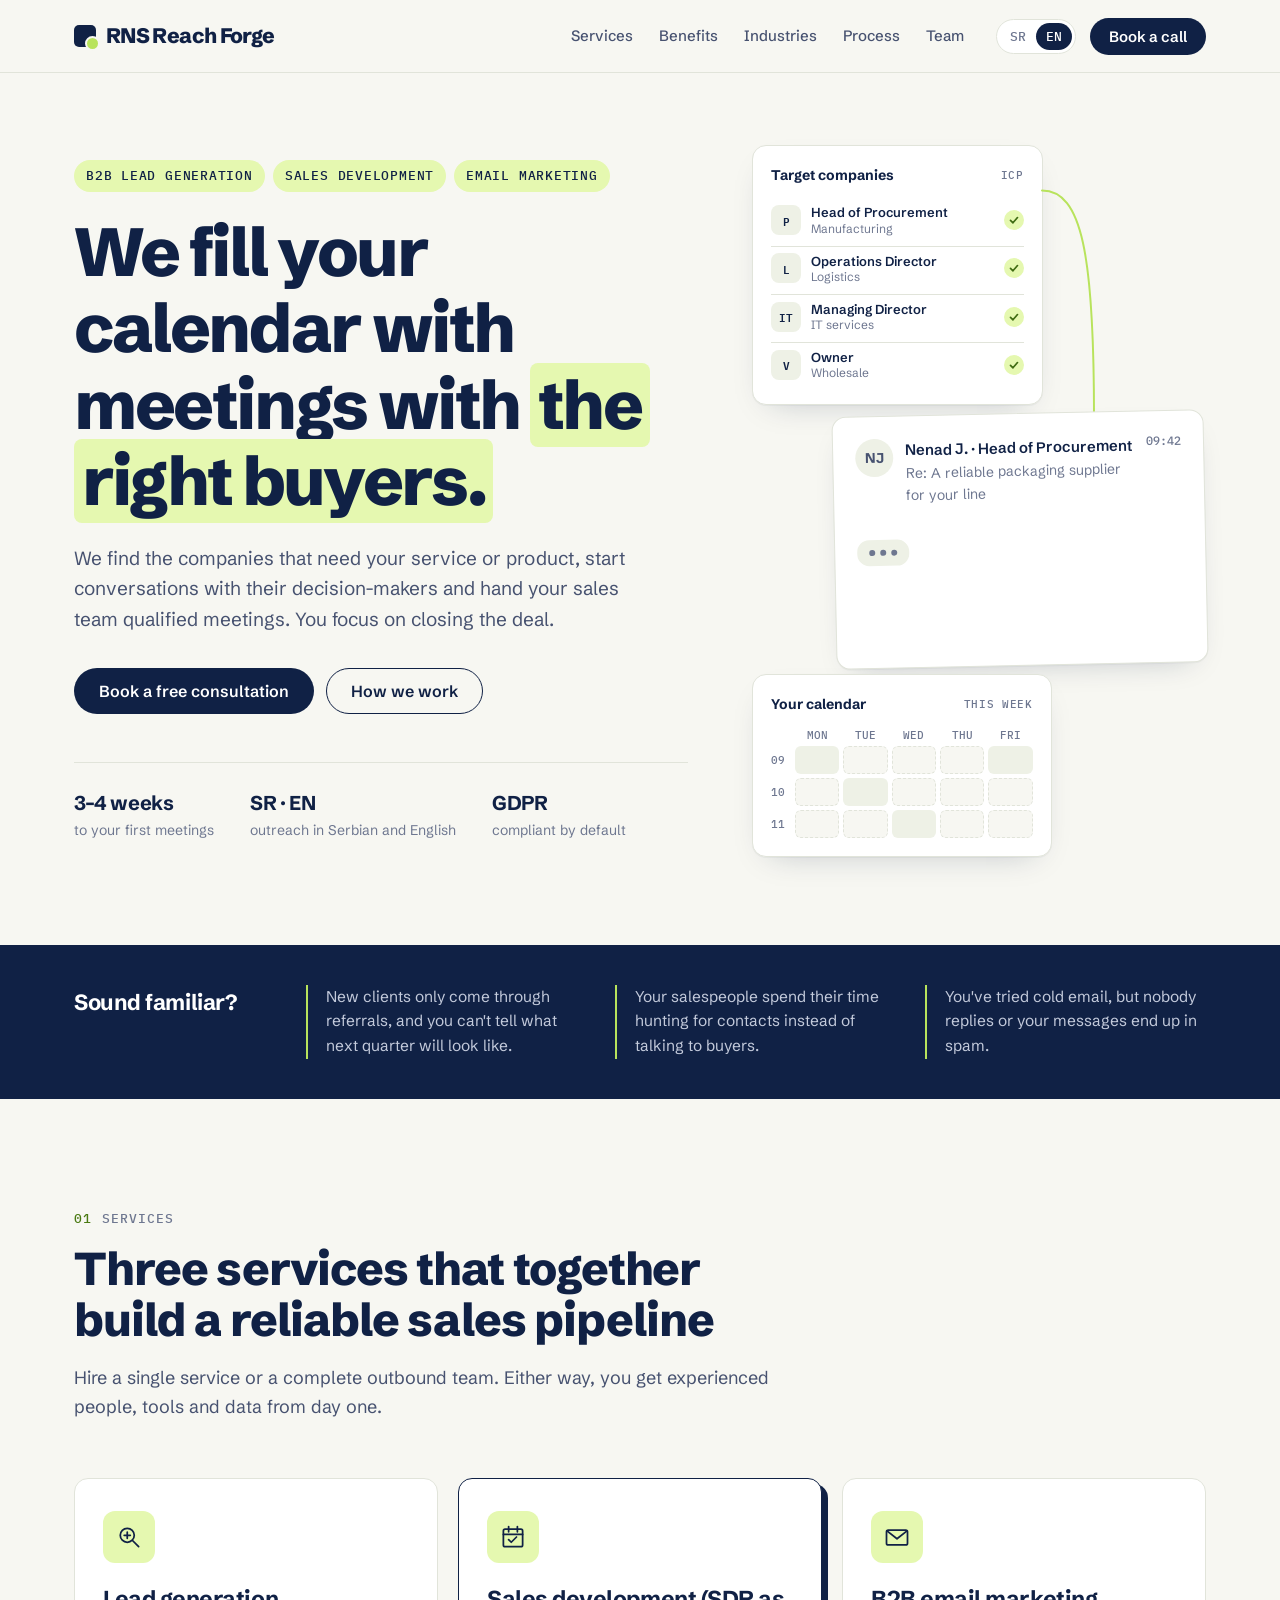
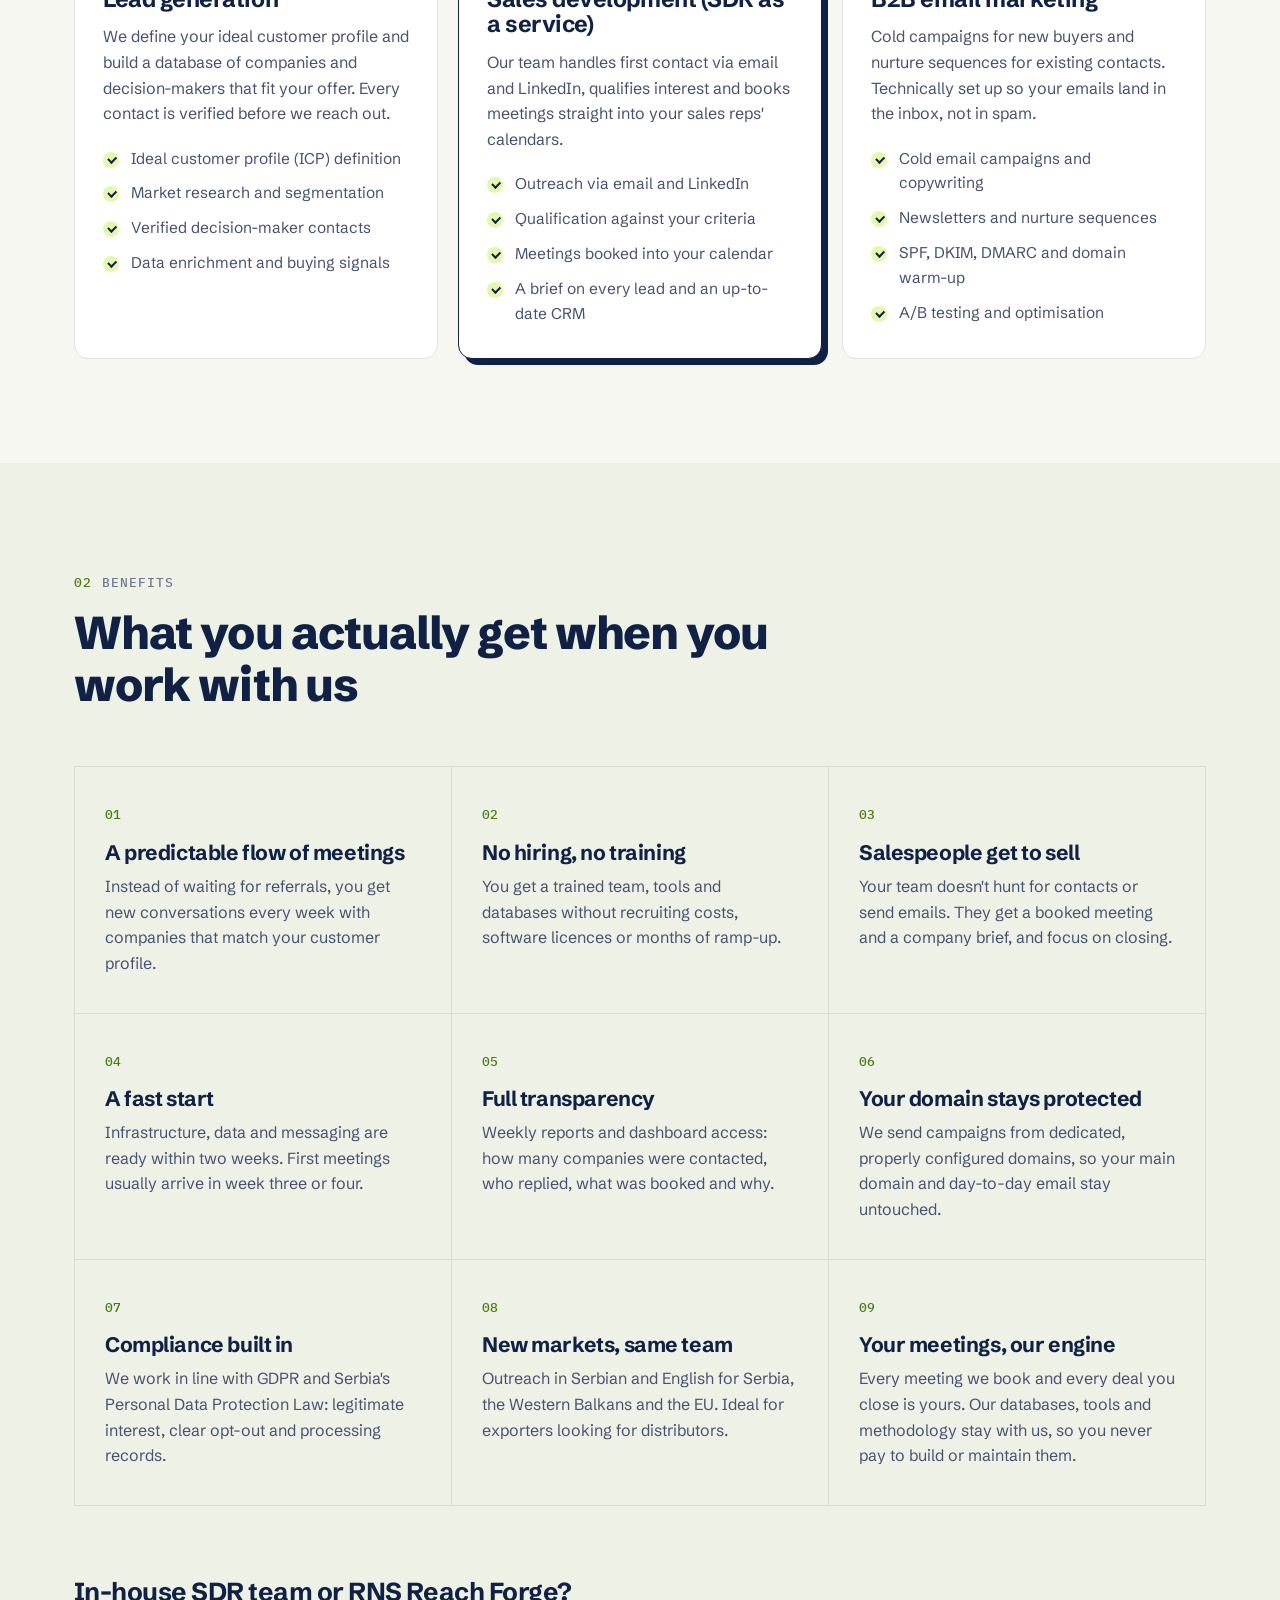
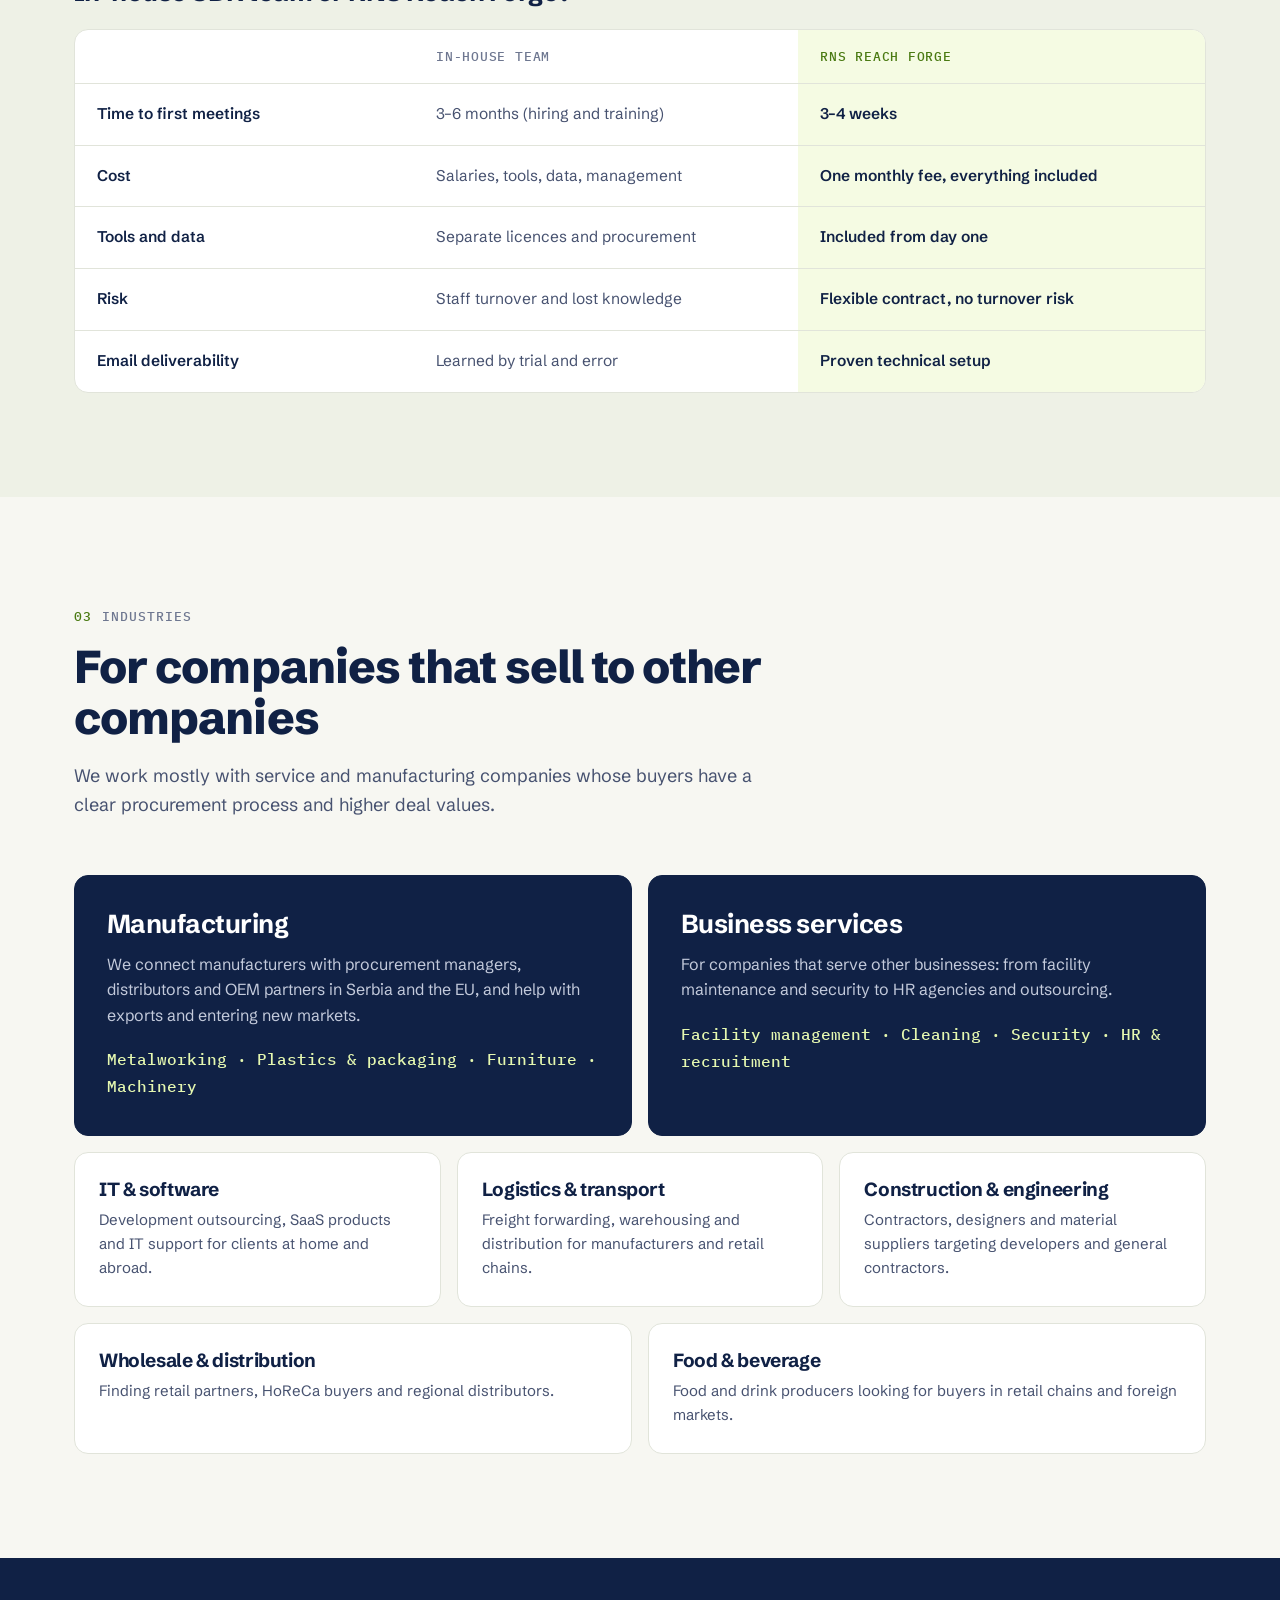
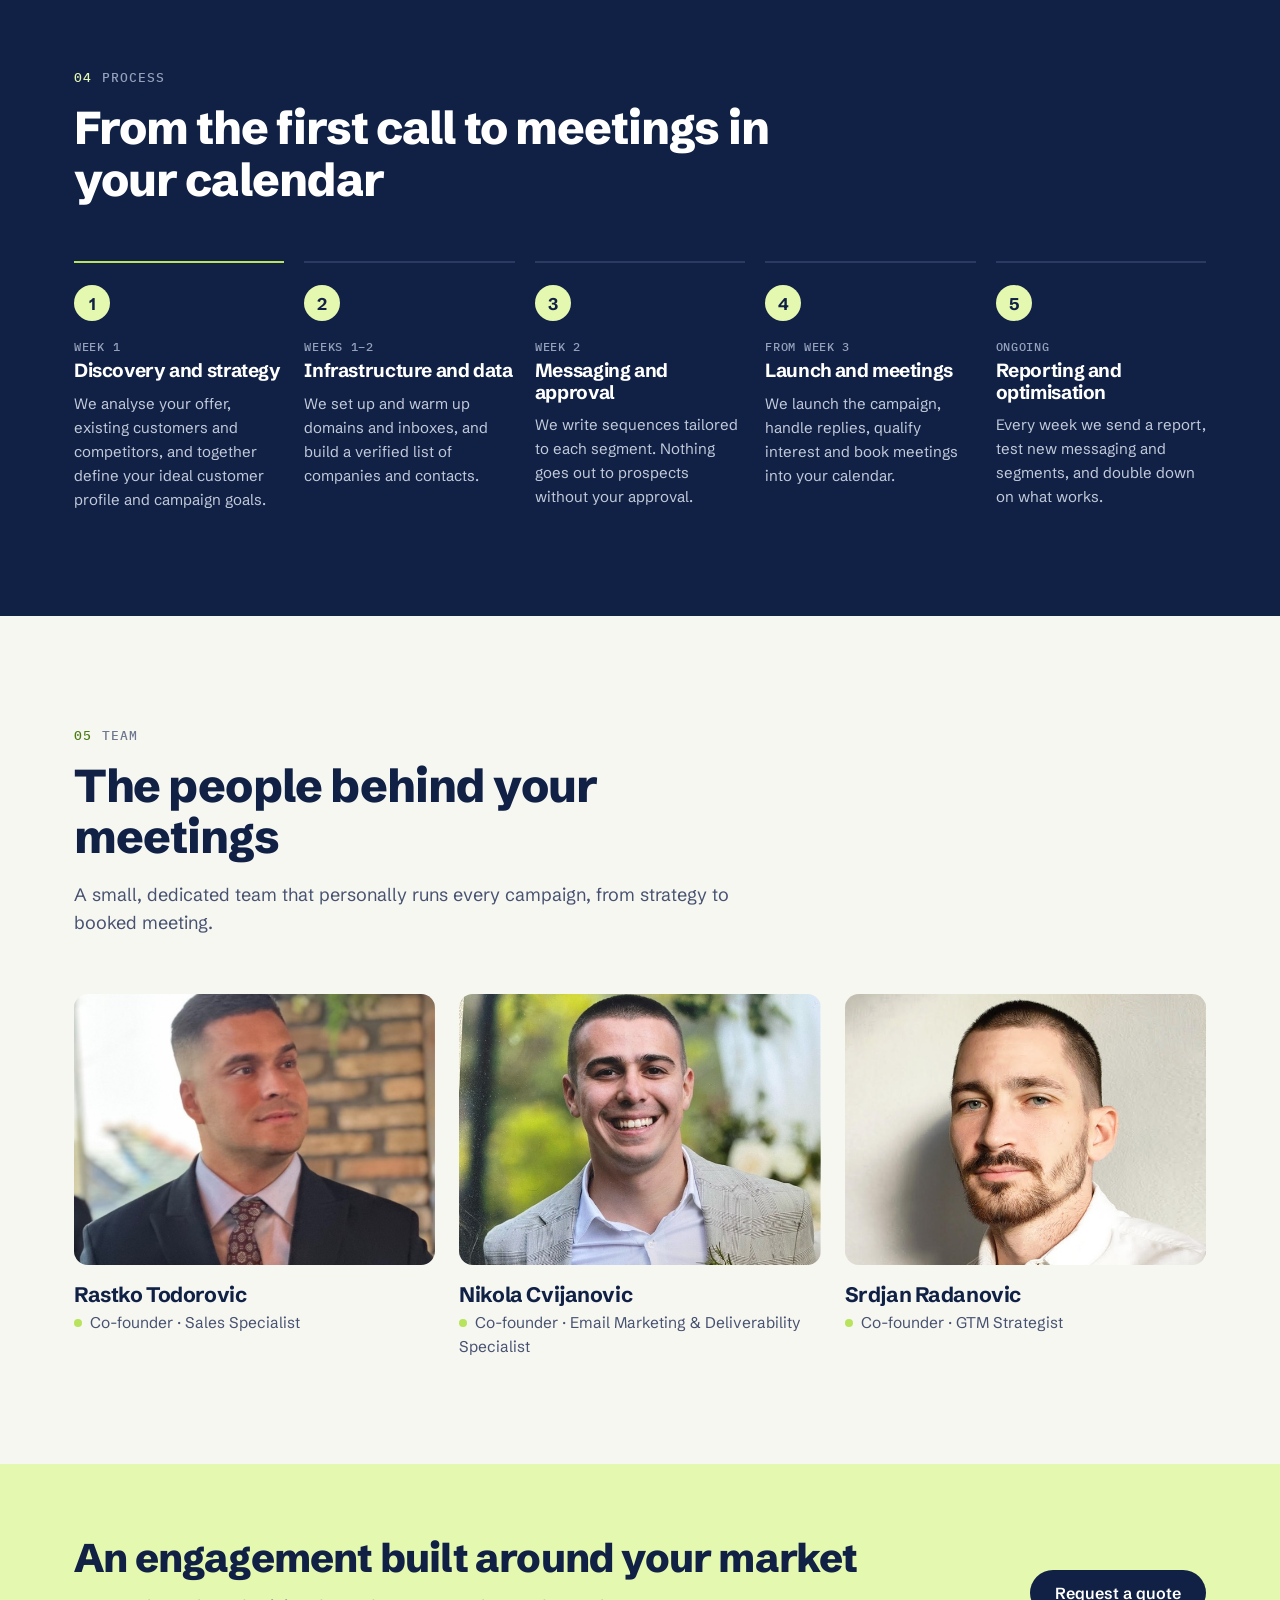
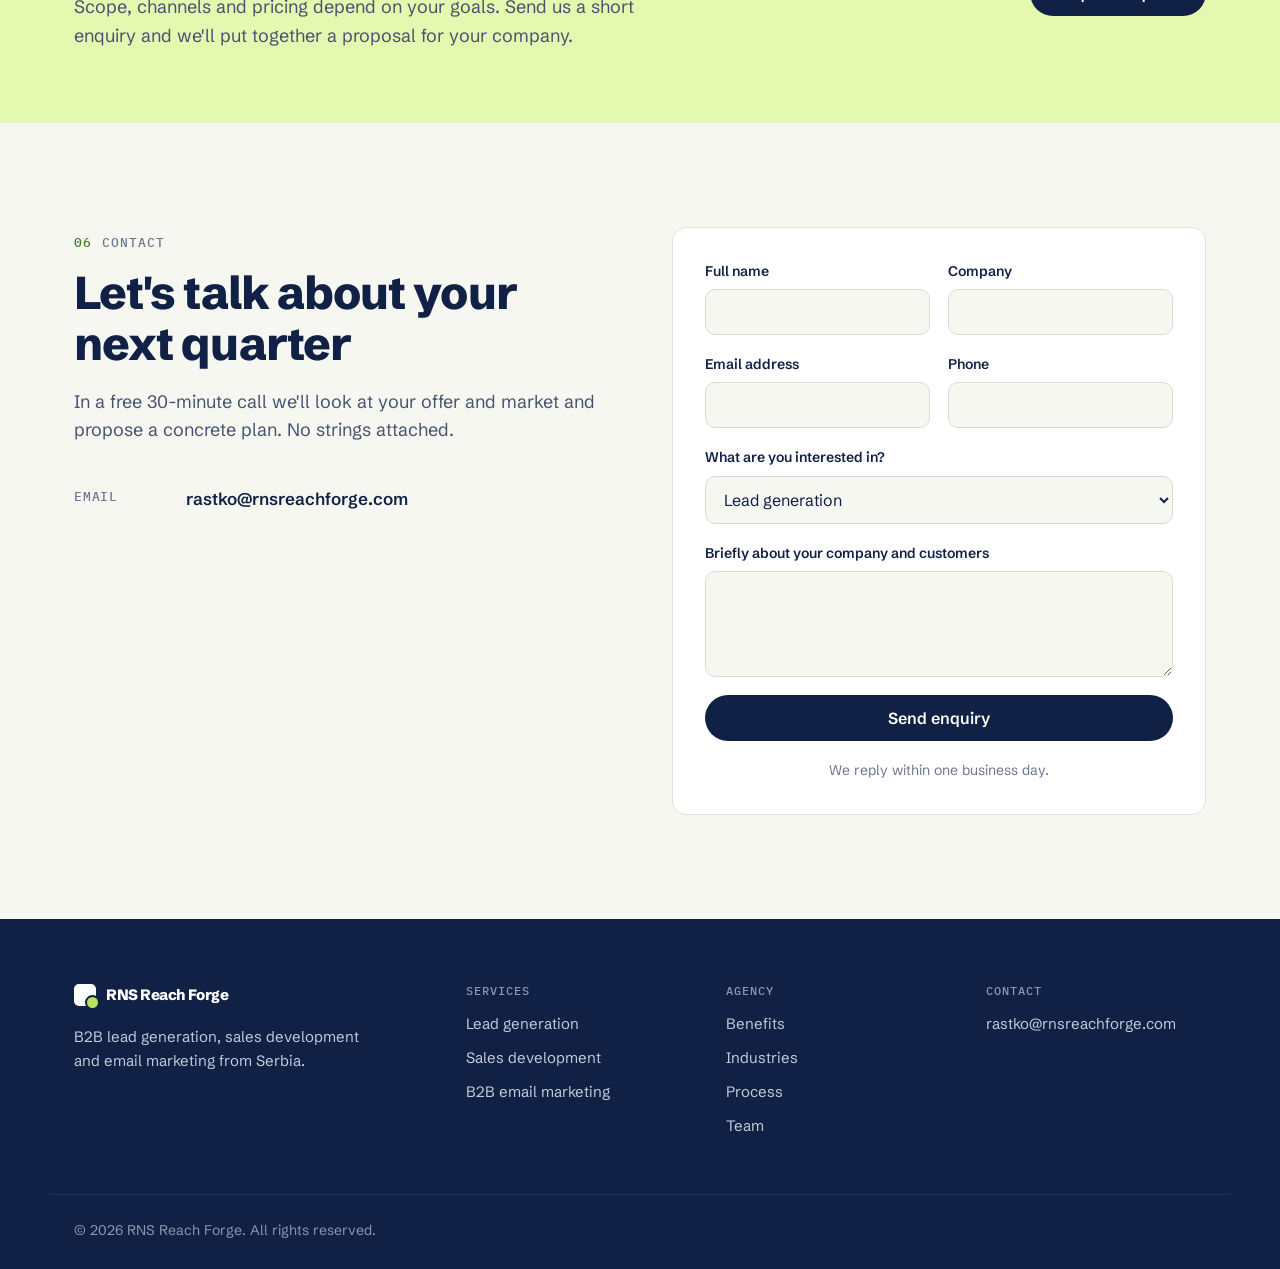
<file: index.html>
<!doctype html>
<html lang="en">
<head>
  <meta charset="utf-8">
  <meta name="viewport" content="width=device-width, initial-scale=1">
  <title>RNS Reach Forge — B2B lead generation &amp; email marketing</title>
  <meta name="description" content="RNS Reach Forge is a B2B agency for lead generation, sales development and email marketing. We book qualified meetings with decision-makers for service and manufacturing companies.">
  <link rel="icon" href="favicon.svg" type="image/svg+xml">
  <link rel="canonical" href="https://rnsreachforge.com/">
  <meta property="og:type" content="website">
  <meta property="og:locale" content="en_US">
  <meta property="og:locale:alternate" content="sr_RS">
  <meta property="og:site_name" content="RNS Reach Forge">
  <meta property="og:url" content="https://rnsreachforge.com/">
  <meta property="og:title" content="RNS Reach Forge — B2B lead generation &amp; email marketing">
  <meta property="og:description" content="We fill your calendar with meetings with the right buyers. B2B lead generation, sales development and email marketing for service and manufacturing companies.">
  <meta property="og:image" content="https://rnsreachforge.com/img/og-image.png">
  <meta property="og:image:secure_url" content="https://rnsreachforge.com/img/og-image.png">
  <meta property="og:image:type" content="image/png">
  <meta property="og:image:width" content="1200">
  <meta property="og:image:height" content="630">
  <meta property="og:image:alt" content="RNS Reach Forge — We fill your calendar with meetings with the right buyers.">
  <meta name="twitter:card" content="summary_large_image">
  <meta name="twitter:title" content="RNS Reach Forge — B2B lead generation &amp; email marketing">
  <meta name="twitter:description" content="We fill your calendar with meetings with the right buyers. B2B lead generation, sales development and email marketing.">
  <meta name="twitter:image" content="https://rnsreachforge.com/img/og-image.png">
  <link rel="preconnect" href="https://fonts.googleapis.com">
  <link rel="preconnect" href="https://fonts.gstatic.com" crossorigin>
  <link href="https://fonts.googleapis.com/css2?family=IBM+Plex+Mono:wght@500&family=Schibsted+Grotesk:wght@400;500;600;700;800&display=swap" rel="stylesheet">
  <link rel="stylesheet" href="styles.css?v=202610161643">
  <script type="text/javascript">
    (function(c,l,a,r,i,t,y){
        c[a]=c[a]||function(){(c[a].q=c[a].q||[]).push(arguments)};
        t=l.createElement(r);t.async=1;t.src="https://www.clarity.ms/tag/"+i;
        y=l.getElementsByTagName(r)[0];y.parentNode.insertBefore(t,y);
    })(window, document, "clarity", "script", "yyo0iynsh7");
  </script>
</head>
<body>

<header class="site-header">
  <div class="wrap header-inner">
    <a href="#top" class="logo" aria-label="RNS Reach Forge">
      <span class="logo-mark" aria-hidden="true"></span>RNS Reach Forge
    </a>
    <nav class="nav" id="nav">
      <a href="#usluge" data-i18n="nav.services">Usluge</a>
      <a href="#prednosti" data-i18n="nav.benefits">Prednosti</a>
      <a href="#industrije" data-i18n="nav.industries">Industrije</a>
      <a href="#proces" data-i18n="nav.process">Proces</a>
      <a href="#tim" data-i18n="nav.team">Tim</a>
    </nav>
    <div class="header-actions">
      <div class="lang" role="group" aria-label="Jezik / Language">
        <button type="button" data-lang="sr" aria-pressed="true">SR</button>
        <button type="button" data-lang="en" aria-pressed="false">EN</button>
      </div>
      <a href="#kontakt" class="btn btn-primary btn-sm hide-sm" data-i18n="nav.cta">Zakažite razgovor</a>
      <button type="button" class="menu-toggle" aria-expanded="false" aria-controls="nav" aria-label="Meni">
        <span></span><span></span>
      </button>
    </div>
  </div>
</header>

<main id="top">

  <!-- HERO -->
  <section class="hero">
    <div class="wrap hero-grid">
      <div class="hero-copy">
        <p class="eyebrow"><span data-i18n="hero.e1">B2B generisanje leadova</span><span data-i18n="hero.e2">Razvoj prodaje</span><span data-i18n="hero.e3">Email marketing</span></p>
        <h1 data-i18n-html="hero.title">Popunjavamo vaš kalendar sastancima sa <em>pravim kupcima.</em></h1>
        <p class="lead" data-i18n="hero.lead">Pronalazimo firme kojima je vaša usluga ili proizvod potreban, započinjemo razgovor sa donosiocima odluka i vašem prodajnom timu predajemo kvalifikovane sastanke. Vi se bavite zatvaranjem posla.</p>
        <div class="hero-ctas">
          <a href="#kontakt" class="btn btn-primary" data-i18n="hero.cta1">Zakažite besplatne konsultacije</a>
          <a href="#proces" class="btn btn-ghost" data-i18n="hero.cta2">Kako radimo</a>
        </div>
        <ul class="hero-facts">
          <li><strong data-i18n="hero.f1a">3–4 nedelje</strong><span data-i18n="hero.f1b">do prvih sastanaka</span></li>
          <li><strong data-i18n="hero.f2a">SR · EN</strong><span data-i18n="hero.f2b">outreach na srpskom i engleskom</span></li>
          <li><strong data-i18n="hero.f3a">GDPR</strong><span data-i18n="hero.f3b">i ZZPL usklađen rad</span></li>
        </ul>
      </div>

      <div class="hero-visual" id="viz" aria-hidden="true">
        <div class="viz-card viz-list">
          <p class="viz-title"><span data-i18n="viz.list">Ciljane firme</span><span class="viz-sub">ICP</span></p>
          <ul>
            <li><span class="viz-ico">P</span><span class="viz-who"><b data-i18n="viz.l1">Direktor nabavke</b><small data-i18n="viz.l1b">Proizvodnja</small></span><span class="viz-ok" data-at="400"><svg viewBox="0 0 20 20"><path d="M5 10.5l3.5 3.5 6.5-7.5"/></svg></span></li>
            <li><span class="viz-ico">L</span><span class="viz-who"><b data-i18n="viz.l2">Operativni direktor</b><small data-i18n="viz.l2b">Logistika</small></span><span class="viz-ok" data-at="900"><svg viewBox="0 0 20 20"><path d="M5 10.5l3.5 3.5 6.5-7.5"/></svg></span></li>
            <li><span class="viz-ico">IT</span><span class="viz-who"><b data-i18n="viz.l3">Direktor</b><small data-i18n="viz.l3b">IT usluge</small></span><span class="viz-ok" data-at="1400"><svg viewBox="0 0 20 20"><path d="M5 10.5l3.5 3.5 6.5-7.5"/></svg></span></li>
            <li><span class="viz-ico">V</span><span class="viz-who"><b data-i18n="viz.l4">Vlasnik</b><small data-i18n="viz.l4b">Veleprodaja</small></span><span class="viz-ok" data-at="1900"><svg viewBox="0 0 20 20"><path d="M5 10.5l3.5 3.5 6.5-7.5"/></svg></span></li>
          </ul>
          <svg class="viz-link viz-link-1" data-at="2300" viewBox="0 0 60 100" preserveAspectRatio="none"><path d="M0 2 C 40 2, 52 30, 52 100"/></svg>
        </div>

        <div class="mail-card">
          <div class="mail-top">
            <span class="avatar">NJ</span>
            <div>
              <p class="mail-from" data-i18n="mock.from">Nenad J. · Direktor nabavke</p>
              <p class="mail-subj" data-i18n="mock.subj">Re: Pouzdan dobavljač ambalaže za vašu liniju</p>
            </div>
            <span class="mail-time">09:42</span>
          </div>
          <div class="mail-msg">
            <p class="mail-body" data-at="3100" data-i18n="mock.body">Zdravo, zvuči kao nešto što trenutno tražimo. Možemo li da se čujemo u četvrtak u 10h?</p>
            <span class="typing"><i></i><i></i><i></i></span>
          </div>
          <div class="mail-tag" data-at="4000">
            <svg viewBox="0 0 20 20" width="16" height="16"><path d="M4 10.5l4 4 8-9" fill="none" stroke="currentColor" stroke-width="2.2" stroke-linecap="round" stroke-linejoin="round"/></svg>
            <span data-i18n="mock.tag">Sastanak zakazan · čet 10:00</span>
          </div>
          <svg class="viz-link viz-link-2" data-at="4600" viewBox="0 0 60 100" preserveAspectRatio="none"><path d="M60 2 C 20 2, 8 30, 8 100"/></svg>
        </div>

        <div class="viz-card viz-cal">
          <p class="viz-title"><span data-i18n="viz.cal">Vaš kalendar</span><span class="viz-sub" data-i18n="viz.week">ova nedelja</span></p>
          <div class="cal">
            <span></span><span class="cal-d" data-i18n="viz.d1">Pon</span><span class="cal-d" data-i18n="viz.d2">Uto</span><span class="cal-d" data-i18n="viz.d3">Sre</span><span class="cal-d" data-i18n="viz.d4">Čet</span><span class="cal-d" data-i18n="viz.d5">Pet</span>
            <span class="cal-t">09</span><span class="cal-c busy"></span><span class="cal-c"></span><span class="cal-c"></span><span class="cal-c"></span><span class="cal-c busy"></span>
            <span class="cal-t">10</span><span class="cal-c"></span><span class="cal-c busy"></span><span class="cal-c"></span><span class="cal-c"><b class="cal-meet" data-at="5300">10:00</b></span><span class="cal-c"></span>
            <span class="cal-t">11</span><span class="cal-c"></span><span class="cal-c"></span><span class="cal-c busy"></span><span class="cal-c"></span><span class="cal-c"></span>
          </div>
        </div>
      </div>
    </div>
  </section>

  <!-- PROBLEM STRIP -->
  <section class="strip">
    <div class="wrap strip-grid">
      <p class="strip-lead" data-i18n="strip.lead">Zvuči poznato?</p>
      <ul class="strip-list">
        <li data-i18n="strip.p1">Novi klijenti dolaze samo preko preporuka i ne znate šta će biti sledećeg kvartala.</li>
        <li data-i18n="strip.p2">Prodavci troše vreme na traženje kontakata umesto na razgovore i ponude.</li>
        <li data-i18n="strip.p3">Probali ste hladne mejlove, ali odgovora nema ili završavaju u spamu.</li>
      </ul>
    </div>
  </section>

  <!-- SERVICES -->
  <section class="section" id="usluge">
    <div class="wrap">
      <div class="section-head">
        <p class="label"><span>01</span> <span data-i18n="services.label">Usluge</span></p>
        <h2 data-i18n="services.title">Tri usluge koje zajedno grade stabilan prodajni pipeline</h2>
        <p class="section-sub" data-i18n="services.sub">Možete angažovati jednu uslugu ili kompletan outbound tim. U oba slučaja dobijate iskusne ljude, alate i podatke od prvog dana.</p>
      </div>

      <div class="services">
        <article class="service">
          <div class="service-icon">
            <svg viewBox="0 0 32 32"><circle cx="14" cy="14" r="8"/><path d="M20 20l7 7"/><path d="M10.5 14h7M14 10.5v7"/></svg>
          </div>
          <h3 data-i18n="s1.title">Generisanje leadova</h3>
          <p data-i18n="s1.text">Definišemo vaš idealni profil kupca i gradimo bazu firmi i donosilaca odluka koji odgovaraju vašoj ponudi. Svaki kontakt je proveren pre slanja.</p>
          <ul class="checks">
            <li data-i18n="s1.l1">Definisanje idealnog profila kupca (ICP)</li>
            <li data-i18n="s1.l2">Istraživanje tržišta i segmentacija</li>
            <li data-i18n="s1.l3">Verifikovani kontakti donosilaca odluka</li>
            <li data-i18n="s1.l4">Obogaćivanje podataka i signali kupovine</li>
          </ul>
        </article>

        <article class="service featured">
          <div class="service-icon">
            <svg viewBox="0 0 32 32"><rect x="5" y="7" width="22" height="20" rx="2"/><path d="M5 13h22M11 4v6M21 4v6"/><path d="M11 19l3 3 6-6"/></svg>
          </div>
          <h3 data-i18n="s2.title">Razvoj prodaje (SDR kao usluga)</h3>
          <p data-i18n="s2.text">Naš tim vodi prvi kontakt putem emaila i LinkedIna, kvalifikuje interes i zakazuje sastanke direktno u kalendar vaših prodavaca.</p>
          <ul class="checks">
            <li data-i18n="s2.l1">Outreach putem emaila i LinkedIna</li>
            <li data-i18n="s2.l2">Kvalifikacija po vašim kriterijumima</li>
            <li data-i18n="s2.l3">Zakazivanje sastanaka u vaš kalendar</li>
            <li data-i18n="s2.l4">Brif o svakom leadu i ažuriran CRM</li>
          </ul>
        </article>

        <article class="service">
          <div class="service-icon">
            <svg viewBox="0 0 32 32"><rect x="4" y="8" width="24" height="17" rx="2"/><path d="M4.5 9l11.5 9 11.5-9"/></svg>
          </div>
          <h3 data-i18n="s3.title">B2B email marketing</h3>
          <p data-i18n="s3.text">Hladne kampanje za nove kupce i nurture sekvence za postojeće kontakte. Tehnički podešeno da mejlovi stignu u inbox, a ne u spam.</p>
          <ul class="checks">
            <li data-i18n="s3.l1">Cold email kampanje i copywriting</li>
            <li data-i18n="s3.l2">Newsletter i nurture sekvence</li>
            <li data-i18n="s3.l3">SPF, DKIM, DMARC i zagrevanje domena</li>
            <li data-i18n="s3.l4">A/B testiranje i optimizacija</li>
          </ul>
        </article>
      </div>
    </div>
  </section>

  <!-- BENEFITS -->
  <section class="section tint" id="prednosti">
    <div class="wrap">
      <div class="section-head">
        <p class="label"><span>02</span> <span data-i18n="benefits.label">Prednosti</span></p>
        <h2 data-i18n="benefits.title">Šta konkretno dobijate kada radite sa nama</h2>
      </div>

      <div class="benefits">
        <div class="benefit">
          <span class="num">01</span>
          <h3 data-i18n="b1.t">Predvidiv priliv sastanaka</h3>
          <p data-i18n="b1.p">Umesto da čekate preporuke, svake nedelje dobijate nove razgovore sa firmama koje odgovaraju vašem profilu kupca.</p>
        </div>
        <div class="benefit">
          <span class="num">02</span>
          <h3 data-i18n="b2.t">Bez zapošljavanja i obuke</h3>
          <p data-i18n="b2.p">Dobijate obučen tim, alate i baze podataka bez troškova zapošljavanja, licenci i meseci uhodavanja.</p>
        </div>
        <div class="benefit">
          <span class="num">03</span>
          <h3 data-i18n="b3.t">Prodavci se bave prodajom</h3>
          <p data-i18n="b3.p">Vaš tim ne traži kontakte i ne šalje mejlove. Dobija zakazan sastanak i brif o firmi, i fokusira se na zatvaranje posla.</p>
        </div>
        <div class="benefit">
          <span class="num">04</span>
          <h3 data-i18n="b4.t">Brz početak</h3>
          <p data-i18n="b4.p">Infrastruktura, baza i poruke su spremni za dve nedelje. Prvi sastanci obično stižu u trećoj ili četvrtoj nedelji.</p>
        </div>
        <div class="benefit">
          <span class="num">05</span>
          <h3 data-i18n="b5.t">Potpuna transparentnost</h3>
          <p data-i18n="b5.p">Nedeljni izveštaji i pristup dashboardu: koliko je firmi kontaktirano, ko je odgovorio, šta je zakazano i zašto.</p>
        </div>
        <div class="benefit">
          <span class="num">06</span>
          <h3 data-i18n="b6.t">Zaštićena reputacija domena</h3>
          <p data-i18n="b6.p">Kampanje šaljemo sa posebno podešenih domena, tako da vaš glavni domen i poslovna komunikacija ostaju netaknuti.</p>
        </div>
        <div class="benefit">
          <span class="num">07</span>
          <h3 data-i18n="b7.t">Usklađenost sa propisima</h3>
          <p data-i18n="b7.p">Radimo u skladu sa GDPR-om i Zakonom o zaštiti podataka o ličnosti: legitimni interes, jasna odjava i evidencija obrade.</p>
        </div>
        <div class="benefit">
          <span class="num">08</span>
          <h3 data-i18n="b8.t">Novo tržište, isti tim</h3>
          <p data-i18n="b8.p">Outreach na srpskom i engleskom za Srbiju, region i EU. Idealno za izvoz i traženje distributera.</p>
        </div>
        <div class="benefit">
          <span class="num">09</span>
          <h3 data-i18n="b9.t">Vaši sastanci, naša metodologija</h3>
          <p data-i18n="b9.p">Svaki zakazan sastanak i dogovoren posao pripadaju vama. Baze, alati i metodologija ostaju naši, pa ne plaćate njihovu izgradnju i održavanje.</p>
        </div>
      </div>

      <div class="compare">
        <h3 class="compare-title" data-i18n="cmp.title">Interni SDR tim ili RNS Reach Forge?</h3>
        <div class="table-scroll">
          <table>
            <thead>
              <tr>
                <th></th>
                <th data-i18n="cmp.h1">Interni tim</th>
                <th class="us" data-i18n="cmp.h2">RNS Reach Forge</th>
              </tr>
            </thead>
            <tbody>
              <tr>
                <th data-i18n="cmp.r1">Vreme do prvih sastanaka</th>
                <td data-i18n="cmp.r1a">3–6 meseci (zapošljavanje i obuka)</td>
                <td class="us" data-i18n="cmp.r1b">3–4 nedelje</td>
              </tr>
              <tr>
                <th data-i18n="cmp.r2">Troškovi</th>
                <td data-i18n="cmp.r2a">Plate, alati, baze, menadžment</td>
                <td class="us" data-i18n="cmp.r2b">Jedna mesečna naknada, sve uključeno</td>
              </tr>
              <tr>
                <th data-i18n="cmp.r3">Alati i podaci</th>
                <td data-i18n="cmp.r3a">Posebne licence i nabavka</td>
                <td class="us" data-i18n="cmp.r3b">Uključeni od prvog dana</td>
              </tr>
              <tr>
                <th data-i18n="cmp.r4">Rizik</th>
                <td data-i18n="cmp.r4a">Fluktuacija i odlazak znanja</td>
                <td class="us" data-i18n="cmp.r4b">Fleksibilan ugovor, bez rizika fluktuacije</td>
              </tr>
              <tr>
                <th data-i18n="cmp.r5">Isporučivost mejlova</th>
                <td data-i18n="cmp.r5a">Uči se na greškama</td>
                <td class="us" data-i18n="cmp.r5b">Proverena tehnička postavka</td>
              </tr>
            </tbody>
          </table>
        </div>
      </div>
    </div>
  </section>

  <!-- INDUSTRIES -->
  <section class="section" id="industrije">
    <div class="wrap">
      <div class="section-head">
        <p class="label"><span>03</span> <span data-i18n="ind.label">Industrije</span></p>
        <h2 data-i18n="ind.title">Za firme koje prodaju drugim firmama</h2>
        <p class="section-sub" data-i18n="ind.sub">Najviše radimo sa uslužnim i proizvodnim kompanijama čiji kupci imaju jasan proces nabavke i veću vrednost posla.</p>
      </div>

      <div class="industries">
        <div class="industry big">
          <h3 data-i18n="i1.t">Proizvodnja</h3>
          <p data-i18n="i1.p">Povezujemo proizvođače sa menadžerima nabavke, distributerima i OEM partnerima u Srbiji i EU. Pomažemo u izvozu i otvaranju novih tržišta.</p>
          <p class="tags" data-i18n="i1.tags">Metalska industrija · Plastika i ambalaža · Nameštaj · Mašinogradnja</p>
        </div>
        <div class="industry big">
          <h3 data-i18n="i2.t">Uslužne delatnosti</h3>
          <p data-i18n="i2.p">Za firme koje nude usluge drugim firmama: od održavanja objekata i obezbeđenja do HR agencija i outsourcinga.</p>
          <p class="tags" data-i18n="i2.tags">Facility management · Čišćenje · Obezbeđenje · HR i zapošljavanje</p>
        </div>
        <div class="industry">
          <h3 data-i18n="i3.t">IT i softver</h3>
          <p data-i18n="i3.p">Outsourcing razvoja, SaaS proizvodi i IT podrška za klijente u zemlji i inostranstvu.</p>
        </div>
        <div class="industry">
          <h3 data-i18n="i4.t">Logistika i transport</h3>
          <p data-i18n="i4.p">Špedicija, skladištenje i distribucija za proizvođače i trgovinske lance.</p>
        </div>
        <div class="industry">
          <h3 data-i18n="i6.t">Građevina i inženjering</h3>
          <p data-i18n="i6.p">Izvođači, projektanti i dobavljači materijala za investitore i generalne izvođače.</p>
        </div>
        <div class="industry">
          <h3 data-i18n="i7.t">Veleprodaja i distribucija</h3>
          <p data-i18n="i7.p">Pronalaženje maloprodajnih partnera, HoReCa kupaca i regionalnih distributera.</p>
        </div>
        <div class="industry">
          <h3 data-i18n="i8.t">Prehrambena industrija</h3>
          <p data-i18n="i8.p">Proizvođači hrane i pića koji traže kupce u trgovinskim lancima i na stranim tržištima.</p>
        </div>
      </div>
    </div>
  </section>

  <!-- PROCESS -->
  <section class="section dark" id="proces">
    <div class="wrap">
      <div class="section-head">
        <p class="label"><span>04</span> <span data-i18n="proc.label">Proces</span></p>
        <h2 data-i18n="proc.title">Od prvog razgovora do sastanaka u kalendaru</h2>
      </div>

      <ol class="steps">
        <li>
          <span class="step-n">1</span>
          <p class="step-time" data-i18n="p1.w">Nedelja 1</p>
          <h3 data-i18n="p1.t">Upoznavanje i strategija</h3>
          <p data-i18n="p1.p">Analiziramo vašu ponudu, postojeće kupce i konkurenciju. Zajedno definišemo idealni profil kupca i ciljeve kampanje.</p>
        </li>
        <li>
          <span class="step-n">2</span>
          <p class="step-time" data-i18n="p2.w">Nedelje 1–2</p>
          <h3 data-i18n="p2.t">Infrastruktura i baza</h3>
          <p data-i18n="p2.p">Podešavamo domene i inboxe, zagrevamo ih i gradimo verifikovanu listu firmi i kontakata.</p>
        </li>
        <li>
          <span class="step-n">3</span>
          <p class="step-time" data-i18n="p3.w">Nedelja 2</p>
          <h3 data-i18n="p3.t">Poruke i odobrenje</h3>
          <p data-i18n="p3.p">Pišemo sekvence prilagođene svakom segmentu. Ništa ne ide ka kupcima bez vašeg odobrenja.</p>
        </li>
        <li>
          <span class="step-n">4</span>
          <p class="step-time" data-i18n="p4.w">Od nedelje 3</p>
          <h3 data-i18n="p4.t">Lansiranje i sastanci</h3>
          <p data-i18n="p4.p">Pokrećemo kampanju, odgovaramo na upite, kvalifikujemo interes i zakazujemo sastanke u vaš kalendar.</p>
        </li>
        <li>
          <span class="step-n">5</span>
          <p class="step-time" data-i18n="p5.w">Kontinuirano</p>
          <h3 data-i18n="p5.t">Izveštaji i optimizacija</h3>
          <p data-i18n="p5.p">Svake nedelje šaljemo izveštaj, testiramo nove poruke i segmente i pojačavamo ono što donosi rezultate.</p>
        </li>
      </ol>
    </div>
  </section>

  <!-- TEAM -->
  <section class="section" id="tim">
    <div class="wrap">
      <div class="section-head">
        <p class="label"><span>05</span> <span data-i18n="team.label">Tim</span></p>
        <h2 data-i18n="team.title">Ljudi iza vaših sastanaka</h2>
        <p class="section-sub" data-i18n="team.sub">Mali, posvećen tim koji lično vodi svaku kampanju, od strategije do zakazanog sastanka.</p>
      </div>

      <div class="team">
        <figure class="member">
          <img src="img/rastko-todorovic.jpg" alt="Rastko Todorovic" width="640" height="640" loading="lazy">
          <figcaption>
            <h3>Rastko Todorovic</h3>
            <p data-i18n="team.r1">Suosnivač · Specijalista za prodaju</p>
          </figcaption>
        </figure>
        <figure class="member">
          <img src="img/nikola-cvijanovic.jpg" alt="Nikola Cvijanovic" width="640" height="640" loading="lazy">
          <figcaption>
            <h3>Nikola Cvijanovic</h3>
            <p data-i18n="team.r2">Suosnivač · Specijalista za email marketing i isporučivost</p>
          </figcaption>
        </figure>
        <figure class="member">
          <img src="img/srdjan-radanovic.jpg" alt="Srdjan Radanovic" width="640" height="640" loading="lazy">
          <figcaption>
            <h3>Srdjan Radanovic</h3>
            <p data-i18n="team.r3">Suosnivač · GTM strateg</p>
          </figcaption>
        </figure>
      </div>
    </div>
  </section>

  <!-- QUOTE CTA -->
  <section class="quote" id="ponuda">
    <div class="wrap quote-inner">
      <div>
        <h2 data-i18n="q.title">Saradnja po meri vašeg tržišta</h2>
        <p data-i18n="q.text">Obim, kanali i cena zavise od vaših ciljeva. Pošaljite kratak upit i dobićete ponudu prilagođenu vašoj firmi.</p>
      </div>
      <a href="#kontakt" class="btn btn-light" data-i18n="q.cta">Zatražite ponudu</a>
    </div>
  </section>

  <!-- CTA + CONTACT -->
  <section class="section" id="kontakt">
    <div class="wrap contact-grid">
      <div class="contact-copy">
        <p class="label"><span>06</span> <span data-i18n="ct.label">Kontakt</span></p>
        <h2 data-i18n="ct.title">Razgovarajmo o vašem sledećem kvartalu</h2>
        <p class="section-sub" data-i18n="ct.sub">U besplatnom razgovoru od 30 minuta analiziramo vašu ponudu i tržište i predlažemo konkretan plan. Bez obaveze.</p>
        <ul class="contact-info">
          <li><span data-i18n="ct.email">Email</span><a href="mailto:rastko@rnsreachforge.com">rastko@rnsreachforge.com</a></li>
        </ul>
      </div>

      <form class="contact-form" id="contact-form" novalidate>
        <input type="text" name="_honey" class="hp" tabindex="-1" autocomplete="off" aria-hidden="true">
        <div class="field-row">
          <label><span data-i18n="f.name">Ime i prezime</span><input name="name" autocomplete="name"></label>
          <label><span data-i18n="f.company">Firma</span><input name="company" autocomplete="organization"></label>
        </div>
        <div class="field-row">
          <label><span data-i18n="f.email">Email adresa</span><input type="email" name="email" required autocomplete="email"></label>
          <label><span data-i18n="f.phone">Telefon</span><input type="tel" name="phone" autocomplete="tel"></label>
        </div>
        <label><span data-i18n="f.service">Šta vas zanima?</span>
          <select name="service">
            <option data-i18n="f.o1">Generisanje leadova</option>
            <option data-i18n="f.o2">Razvoj prodaje (SDR)</option>
          </select>
        </label>
        <label><span data-i18n="f.msg">Ukratko o vašoj firmi i kupcima</span><textarea name="message" rows="4"></textarea></label>
        <button type="submit" class="btn btn-primary btn-block" data-i18n="f.submit">Pošaljite upit</button>
        <p class="form-note" id="form-note" data-i18n="f.note">Odgovaramo u roku od jednog radnog dana.</p>
      </form>
    </div>
  </section>

</main>

<footer class="site-footer">
  <div class="wrap footer-grid">
    <div>
      <a href="#top" class="logo"><span class="logo-mark" aria-hidden="true"></span>RNS Reach Forge</a>
      <p class="footer-tag" data-i18n="ft.tag">B2B generisanje leadova, razvoj prodaje i email marketing iz Srbije.</p>
    </div>
    <div>
      <p class="footer-h" data-i18n="ft.services">Usluge</p>
      <a href="#usluge" data-i18n="s1.title">Generisanje leadova</a>
      <a href="#usluge" data-i18n="ft.sdr">Razvoj prodaje</a>
      <a href="#usluge" data-i18n="s3.title">B2B email marketing</a>
    </div>
    <div>
      <p class="footer-h" data-i18n="ft.company">Agencija</p>
      <a href="#prednosti" data-i18n="nav.benefits">Prednosti</a>
      <a href="#industrije" data-i18n="nav.industries">Industrije</a>
      <a href="#proces" data-i18n="nav.process">Proces</a>
      <a href="#tim" data-i18n="nav.team">Tim</a>
    </div>
    <div>
      <p class="footer-h" data-i18n="ct.label">Kontakt</p>
      <a href="mailto:rastko@rnsreachforge.com">rastko@rnsreachforge.com</a>
    </div>
  </div>
  <div class="wrap footer-bottom">
    <p>© <span id="year">2026</span> RNS Reach Forge. <span data-i18n="ft.rights">Sva prava zadržana.</span></p>
  </div>
</footer>

<script src="script.js?v=202610231100"></script>
</body>
</html>
</file>
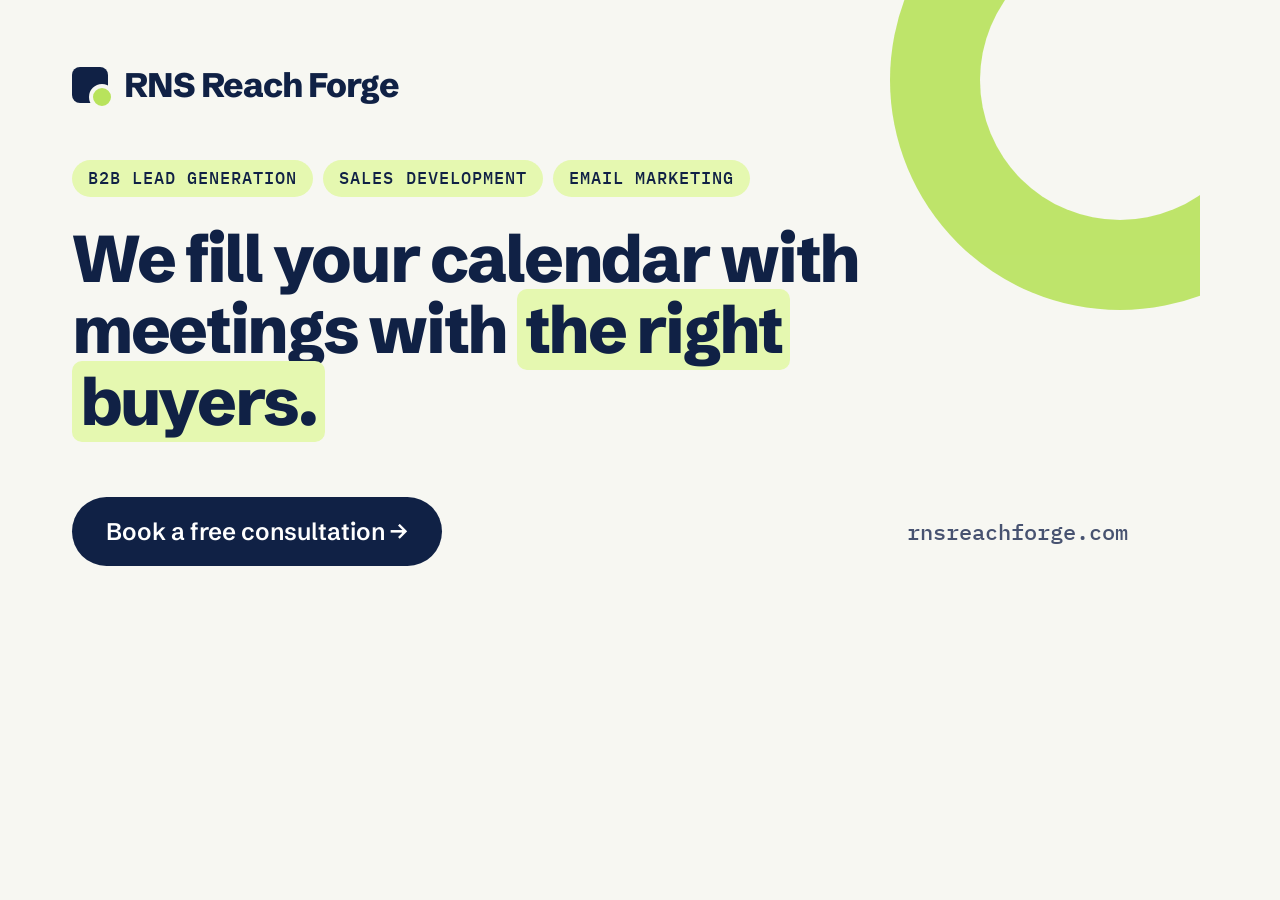
<file: og/og-image.html>
<!doctype html>
<html lang="en">
<head>
<meta charset="utf-8">
<title>RNS Reach Forge — OG image</title>
<link href="https://fonts.googleapis.com/css2?family=IBM+Plex+Mono:wght@500&family=Schibsted+Grotesk:wght@500;600;700;800&display=swap" rel="stylesheet">
<style>
  :root {
    --paper: #F7F7F2; --ink: #102145; --ink-2: #475270; --line: #E1E4DA;
    --lime: #E5F8B0; --lime-strong: #B8E35C;
    --font: "Schibsted Grotesk", "Helvetica Neue", Arial, sans-serif;
    --mono: "IBM Plex Mono", ui-monospace, Menlo, monospace;
  }
  * { box-sizing: border-box; margin: 0; }
  html, body { width: 1200px; height: 630px; overflow: hidden; }
  body {
    background: var(--paper); color: var(--ink); font-family: var(--font);
    -webkit-font-smoothing: antialiased; position: relative;
  }
  .card { position: absolute; inset: 0; padding: 64px 72px; display: flex; flex-direction: column; }
  .logo { display: flex; align-items: center; gap: 16px; font-weight: 800; font-size: 34px; letter-spacing: -0.03em; }
  .logo-mark { width: 36px; height: 36px; border-radius: 8px; background: var(--ink); position: relative; flex: none; }
  .logo-mark::after {
    content: ""; position: absolute; right: -7px; bottom: -7px; width: 18px; height: 18px;
    border-radius: 50%; background: var(--lime-strong); border: 4px solid var(--paper);
  }
  .eyebrow { display: flex; gap: 10px; margin-top: 54px; font: 500 17px/1 var(--mono); text-transform: uppercase; letter-spacing: .06em; }
  .eyebrow span { background: var(--lime); padding: 10px 16px; border-radius: 999px; }
  h1 { margin-top: 26px; font-size: 66px; line-height: 1.08; font-weight: 800; letter-spacing: -0.035em; max-width: 900px; }
  h1 em { font-style: normal; background: var(--lime); padding: 0 .12em; border-radius: 10px; -webkit-box-decoration-break: clone; box-decoration-break: clone; }
  .foot { margin-top: auto; display: flex; align-items: center; justify-content: space-between; }
  .btn { background: var(--ink); color: #fff; font-weight: 600; font-size: 24px; padding: 20px 34px; border-radius: 999px; }
  .url { font: 500 22px var(--mono); color: var(--ink-2); }
  .ring {
    position: absolute; right: -150px; top: -150px; width: 460px; height: 460px; border-radius: 50%;
    background: var(--lime-strong); opacity: .9;
  }
  .ring::after { content: ""; position: absolute; inset: 90px; border-radius: 50%; background: var(--paper); }
</style>
</head>
<body>
  <div class="ring"></div>
  <div class="card">
    <div class="logo"><span class="logo-mark"></span>RNS Reach Forge</div>
    <p class="eyebrow"><span>B2B lead generation</span><span>Sales development</span><span>Email marketing</span></p>
    <h1>We fill your calendar with meetings with <em>the right buyers.</em></h1>
    <div class="foot">
      <span class="btn">Book a free consultation →</span>
      <span class="url">rnsreachforge.com</span>
    </div>
  </div>
</body>
</html>
</file>
<file: styles.css>
:root {
  --paper: #F7F7F2;
  --white: #FFFFFF;
  --tint: #EEF1E6;
  --ink: #102145;
  --ink-2: #475270;
  --muted: #6E7790;
  --line: #E1E4DA;
  --accent: #4A7A12;
  --navy-dark: #0A1631;
  --accent-soft: #E5F8B0;
  --lime: #E5F8B0;
  --lime-strong: #B8E35C;
  --green: #3F6B12;
  --radius: 14px;
  --font: "Schibsted Grotesk", "Helvetica Neue", Arial, sans-serif;
  --mono: "IBM Plex Mono", ui-monospace, Menlo, monospace;
}

* { box-sizing: border-box; }
html { scroll-behavior: smooth; scroll-padding-top: 84px; }
body {
  margin: 0;
  background: var(--paper);
  color: var(--ink);
  font-family: var(--font);
  font-size: 17px;
  line-height: 1.6;
  -webkit-font-smoothing: antialiased;
}
img { max-width: 100%; }
a { color: inherit; }
h1, h2, h3 { margin: 0; line-height: 1.12; letter-spacing: -0.02em; }
p { margin: 0; }

.wrap { width: 100%; max-width: 1180px; margin: 0 auto; padding-inline: 24px; }

/* Buttons */
.btn {
  display: inline-flex; align-items: center; justify-content: center;
  gap: 8px; padding: 14px 24px; border-radius: 999px;
  font: 600 16px/1 var(--font); text-decoration: none;
  border: 1.5px solid transparent; cursor: pointer;
  transition: background .15s, color .15s, border-color .15s, transform .15s;
}
.btn:active { transform: translateY(1px); }
.btn-primary { background: var(--ink); color: #fff; }
.btn-primary:hover { background: var(--navy-dark); }
.btn-ghost { border-color: var(--ink); color: var(--ink); background: transparent; }
.btn-ghost:hover { background: var(--ink); color: #fff; }
.btn-sm { padding: 10px 18px; font-size: 15px; }
.btn-block { width: 100%; }

/* Header */
.site-header {
  position: sticky; top: 0; z-index: 50;
  background: rgba(247, 247, 242, .92);
  backdrop-filter: saturate(1.4) blur(10px);
  -webkit-backdrop-filter: saturate(1.4) blur(10px);
  border-bottom: 1px solid var(--line);
}
.header-inner { display: flex; align-items: center; gap: 32px; height: 72px; }
.logo {
  display: inline-flex; align-items: center; gap: 10px;
  font-weight: 800; font-size: 21px; letter-spacing: -0.03em; text-decoration: none;
  white-space: nowrap;
}
.logo-mark {
  width: 22px; height: 22px; border-radius: 5px; background: var(--ink); position: relative; flex: none;
}
.logo-mark::after {
  content: ""; position: absolute; right: -4px; bottom: -4px;
  width: 11px; height: 11px; border-radius: 50%; background: var(--lime-strong);
  border: 2.5px solid var(--paper);
}
.nav { display: flex; gap: 26px; margin-left: auto; }
.nav a { text-decoration: none; font-weight: 500; font-size: 15px; color: var(--ink-2); }
.nav a:hover { color: var(--accent); }
.header-actions { display: flex; align-items: center; gap: 14px; }
.lang { display: flex; border: 1px solid var(--line); border-radius: 999px; padding: 3px; background: var(--white); }
.lang button {
  border: 0; background: transparent; font: 500 13px/1 var(--mono);
  padding: 7px 10px; border-radius: 999px; cursor: pointer; color: var(--muted);
}
.lang button[aria-pressed="true"] { background: var(--ink); color: #fff; }
.menu-toggle { display: none; }

/* Hero */
.hero { padding: 72px 0 88px; }
.hero-grid { display: grid; grid-template-columns: 1.15fr .85fr; gap: 64px; align-items: center; }
.eyebrow {
  font: 500 13px/1.4 var(--mono); text-transform: uppercase; letter-spacing: .06em;
  color: var(--ink); display: flex; flex-wrap: wrap; gap: 8px; margin-bottom: 22px; font-weight: 500;
}
.eyebrow span { background: var(--lime); padding: 7px 12px; border-radius: 999px; }
.hero h1 { font-size: clamp(40px, 5.6vw, 68px); font-weight: 800; letter-spacing: -0.035em; }
.hero h1 em {
  font-style: normal; background: var(--lime); padding: 0 .12em; border-radius: 8px;
  -webkit-box-decoration-break: clone; box-decoration-break: clone;
}
.lead { font-size: 19px; color: var(--ink-2); margin-top: 24px; max-width: 560px; }
.hero-ctas { display: flex; flex-wrap: wrap; gap: 12px; margin-top: 34px; }
.hero-facts {
  list-style: none; padding: 0; margin: 48px 0 0;
  display: flex; flex-wrap: wrap; gap: 14px 36px;
  border-top: 1px solid var(--line); padding-top: 24px;
}
.hero-facts li { display: flex; flex-direction: column; }
.hero-facts strong { font-size: 20px; letter-spacing: -0.02em; }
.hero-facts span { font-size: 14px; color: var(--muted); }

.hero-visual { position: relative; display: grid; gap: 18px; }
.mail-card {
  background: var(--white); border: 1px solid var(--line); border-radius: var(--radius);
  padding: 22px; box-shadow: 0 1px 0 rgba(16,33,69,.04), 0 12px 32px -18px rgba(16,33,69,.28);
}
.mail-card { transform: rotate(-1.2deg); }
.mail-top { display: flex; gap: 12px; align-items: flex-start; }
.avatar {
  flex: none; width: 38px; height: 38px; border-radius: 50%;
  background: var(--tint); display: grid; place-items: center;
  font-weight: 700; font-size: 14px; color: var(--ink-2);
}
.mail-from { font-weight: 600; font-size: 15px; }
.mail-subj { font-size: 14px; color: var(--muted); }
.mail-time { margin-left: auto; font: 500 12px var(--mono); color: var(--muted); }
.mail-body { margin-top: 14px; font-size: 15.5px; color: var(--ink-2); }
.mail-tag {
  display: inline-flex; align-items: center; gap: 6px; margin-top: 16px;
  background: var(--lime); color: var(--green); font-weight: 600; font-size: 13.5px;
  padding: 6px 12px; border-radius: 999px;
}

/* Strip */
.strip { background: var(--ink); color: #fff; padding: 40px 0; }
.strip-grid { display: grid; grid-template-columns: 200px 1fr; gap: 32px; align-items: start; }
.strip-lead { font-weight: 700; font-size: 22px; letter-spacing: -0.02em; }
.strip-list { list-style: none; margin: 0; padding: 0; display: grid; grid-template-columns: repeat(3, 1fr); gap: 28px; }
.strip-list li { color: #C3CADB; font-size: 15.5px; padding-left: 18px; border-left: 2px solid var(--lime-strong); }

/* Sections */
.section { padding: 104px 0; }
.section.tint { background: var(--tint); }
.section.dark { background: var(--ink); color: #fff; }
.section-head { max-width: 720px; margin-bottom: 56px; }
.label {
  display: inline-flex; gap: 10px; align-items: center;
  font: 500 13px/1 var(--mono); text-transform: uppercase; letter-spacing: .08em;
  color: var(--muted); margin-bottom: 18px;
}
.label span:first-child { color: var(--accent); }
.section h2 { font-size: clamp(30px, 3.8vw, 46px); font-weight: 800; }
.section-sub { font-size: 18px; color: var(--ink-2); margin-top: 18px; }
.dark .label { color: #95A0BA; }
.dark .label span:first-child { color: var(--lime); }

/* Checks list */
.checks { list-style: none; padding: 0; margin: 20px 0 0; display: grid; gap: 10px; }
.checks li { position: relative; padding-left: 28px; font-size: 15.5px; color: var(--ink-2); }
.checks li::before {
  content: ""; position: absolute; left: 0; top: 5px; width: 16px; height: 16px;
  border-radius: 50%; background: var(--accent-soft);
}
.checks li::after {
  content: ""; position: absolute; left: 5px; top: 9px; width: 6px; height: 3.5px;
  border-left: 2px solid var(--ink); border-bottom: 2px solid var(--ink);
  transform: rotate(-45deg);
}

/* Services */
.services { display: grid; grid-template-columns: repeat(3, 1fr); gap: 20px; }
.service {
  background: var(--white); border: 1px solid var(--line); border-radius: var(--radius);
  padding: 32px 28px;
}
.service.featured { border-color: var(--ink); box-shadow: 6px 6px 0 var(--ink); }
.service-icon {
  width: 52px; height: 52px; border-radius: 12px; background: var(--accent-soft);
  display: grid; place-items: center; margin-bottom: 24px;
}
.service-icon svg { width: 28px; height: 28px; fill: none; stroke: var(--ink); stroke-width: 2; stroke-linecap: round; stroke-linejoin: round; }
.service h3 { font-size: 23px; margin-bottom: 12px; }
.service > p { color: var(--ink-2); font-size: 16px; }

/* Benefits */
.benefits {
  display: grid; grid-template-columns: repeat(3, 1fr);
  border-top: 1px solid #D9DDD0; border-left: 1px solid #D9DDD0;
}
.benefit { padding: 32px 30px 36px; border-right: 1px solid #D9DDD0; border-bottom: 1px solid #D9DDD0; }
.benefit .num { font: 500 13px var(--mono); color: var(--accent); }
.benefit h3 { font-size: 21px; margin: 14px 0 10px; }
.benefit p { color: var(--ink-2); font-size: 16px; }

.compare { margin-top: 72px; }
.compare-title { font-size: 26px; margin-bottom: 22px; }
.table-scroll { overflow-x: auto; background: var(--white); border-radius: var(--radius); border: 1px solid var(--line); }
table { width: 100%; border-collapse: collapse; min-width: 620px; }
th, td { text-align: left; padding: 18px 22px; border-bottom: 1px solid var(--line); font-size: 15.5px; vertical-align: top; }
tbody tr:last-child th, tbody tr:last-child td { border-bottom: 0; }
thead th { font: 500 13px var(--mono); text-transform: uppercase; letter-spacing: .06em; color: var(--muted); }
tbody th { font-weight: 600; width: 30%; }
td { color: var(--ink-2); }
.us { background: #F5FBE3; }
thead th.us { color: var(--accent); }
td.us { color: var(--ink); font-weight: 600; }

/* Industries */
.industries { display: grid; grid-template-columns: repeat(12, 1fr); gap: 16px; }
.industry { grid-column: span 4; }
.industry:nth-last-child(-n+2) { grid-column: span 6; }
.industry {
  border: 1px solid var(--line); border-radius: var(--radius); padding: 26px 24px;
  background: var(--white); transition: border-color .15s;
}
.industry:hover { border-color: var(--ink); }
.industry.big { grid-column: span 6; background: var(--ink); color: #fff; border-color: var(--ink); padding: 34px 32px; }
.industry h3 { font-size: 19px; margin-bottom: 8px; }
.industry.big h3 { font-size: 26px; margin-bottom: 12px; }
.industry p { font-size: 15px; color: var(--ink-2); }
.industry.big p { color: #C3CADB; font-size: 16px; }
.industry .tags { margin-top: 18px; font: 500 12.5px/1.7 var(--mono); color: var(--lime) !important; }

/* Process */
.steps { list-style: none; margin: 0; padding: 0; display: grid; grid-template-columns: repeat(5, 1fr); gap: 20px; }
.steps li { border-top: 2px solid #2A3B63; padding-top: 22px; position: relative; }
.steps li:first-child { border-top-color: var(--lime-strong); }
.step-n {
  display: grid; place-items: center; width: 36px; height: 36px; border-radius: 50%;
  background: var(--lime); color: var(--ink); font-weight: 700; margin-bottom: 18px;
}
.step-time { font: 500 12px var(--mono); text-transform: uppercase; letter-spacing: .06em; color: #95A0BA; margin-bottom: 6px; }
.steps h3 { font-size: 19px; margin-bottom: 10px; }
.steps p:last-child { color: #C3CADB; font-size: 15px; }

/* Quote CTA */
.quote { background: var(--lime); color: var(--ink); padding: 72px 0; }
.quote-inner { display: flex; align-items: center; justify-content: space-between; gap: 32px 48px; flex-wrap: wrap; }
.quote h2 { font-size: clamp(28px, 3.4vw, 40px); font-weight: 800; }
.quote p { margin-top: 12px; font-size: 18px; color: var(--ink-2); max-width: 620px; }
.btn-light { background: var(--ink); color: #fff; }
.btn-light:hover { background: var(--navy-dark); }

/* Contact */
.contact-grid { display: grid; grid-template-columns: 1fr 1fr; gap: 64px; align-items: start; }
.contact-info { list-style: none; padding: 0; margin: 40px 0 0; display: grid; gap: 18px; }
.contact-info li { display: grid; grid-template-columns: 100px 1fr; gap: 12px; font-size: 17px; }
.contact-info li > span:first-child { font: 500 13px/1.9 var(--mono); text-transform: uppercase; letter-spacing: .06em; color: var(--muted); }
.contact-info a { text-decoration: none; font-weight: 600; }
.contact-info a:hover { color: var(--accent); }
.contact-form {
  background: var(--white); border: 1px solid var(--line); border-radius: var(--radius);
  padding: 32px; display: grid; gap: 18px;
}
.field-row { display: grid; grid-template-columns: 1fr 1fr; gap: 18px; }
.contact-form label { display: grid; gap: 7px; font-weight: 600; font-size: 14px; }
.contact-form input, .contact-form select, .contact-form textarea {
  width: 100%; font: 400 16px var(--font); color: var(--ink);
  padding: 12px 14px; border: 1px solid #D9DDD0; border-radius: 10px; background: var(--paper);
}
.contact-form textarea { resize: vertical; }
.contact-form input:focus, .contact-form select:focus, .contact-form textarea:focus {
  outline: none; border-color: var(--ink); background: var(--white); box-shadow: 0 0 0 3px var(--lime);
}
.contact-form .invalid { border-color: #B42318; }
.form-note { font-size: 14px; color: var(--muted); text-align: center; }
.form-note.ok { color: var(--green); font-weight: 600; }

/* Footer */
.site-footer { background: var(--ink); color: #C3CADB; padding: 64px 0 28px; }
.site-footer .logo { color: #fff; }
.site-footer .logo-mark { background: #fff; }
.site-footer .logo-mark::after { border-color: var(--ink); }
.footer-grid { display: grid; grid-template-columns: 1.6fr 1fr 1fr 1fr; gap: 40px; }
.footer-grid > div { display: flex; flex-direction: column; gap: 10px; }
.footer-grid a { text-decoration: none; font-size: 15px; }
.footer-grid a:hover { color: #fff; }
.footer-tag { font-size: 15px; max-width: 300px; margin-top: 8px; }
.footer-h { font: 500 12px var(--mono); text-transform: uppercase; letter-spacing: .08em; color: #8C97B1; margin-bottom: 4px; }
.footer-bottom {
  display: flex; flex-wrap: wrap; justify-content: space-between; gap: 12px;
  margin-top: 56px; padding-top: 24px; border-top: 1px solid #22335A; font-size: 14px; color: #8C97B1;
}

/* Responsive */
@media (max-width: 1080px) {
  .nav { gap: 18px; }
  .steps { grid-template-columns: repeat(3, 1fr); row-gap: 40px; }
  .industries { grid-template-columns: repeat(2, 1fr); }
  .industry, .industry:nth-last-child(-n+2) { grid-column: auto; }
  .industry.big, .industry:last-child { grid-column: span 2; }
}
@media (max-width: 960px) {
  .menu-toggle {
    display: grid; gap: 6px; place-content: center; width: 42px; height: 42px;
    border: 1px solid var(--line); border-radius: 50%; background: var(--white); cursor: pointer;
  }
  .menu-toggle span { display: block; width: 16px; height: 2px; background: var(--ink); transition: transform .2s; }
  .menu-toggle[aria-expanded="true"] span:first-child { transform: translateY(4px) rotate(45deg); }
  .menu-toggle[aria-expanded="true"] span:last-child { transform: translateY(-4px) rotate(-45deg); }
  .nav {
    position: absolute; top: 72px; left: 0; right: 0; flex-direction: column; gap: 0;
    background: var(--paper); border-bottom: 1px solid var(--line); padding: 8px 24px 20px;
    display: none;
  }
  .nav.open { display: flex; }
  .nav a { padding: 12px 0; font-size: 17px; border-bottom: 1px solid var(--line); }
  .header-actions { margin-left: auto; }
  .hero-grid, .contact-grid { grid-template-columns: 1fr; gap: 48px; }
  .services { grid-template-columns: 1fr; max-width: 620px; }
  .benefits { grid-template-columns: repeat(2, 1fr); }
  .strip-grid { grid-template-columns: 1fr; gap: 20px; }
  .strip-list { grid-template-columns: 1fr; gap: 16px; }
  .footer-grid { grid-template-columns: 1fr 1fr; }
}
@media (max-width: 640px) {
  body { font-size: 16px; }
  .wrap { padding-inline: 18px; }
  .hide-sm { display: none; }
  .hero { padding: 44px 0 64px; }
  .section { padding: 72px 0; }
  .section-head { margin-bottom: 40px; }
  .benefits, .industries { grid-template-columns: 1fr; }
  .industry.big, .industry:last-child { grid-column: auto; }
  .steps { grid-template-columns: 1fr; }
  .mail-card { transform: none; }
  .field-row { grid-template-columns: 1fr; }
  .contact-form { padding: 22px; }
  .footer-grid { grid-template-columns: 1fr; }
  .logo { font-size: 18px; }
}
.hp { position: absolute; left: -9999px; width: 1px; height: 1px; opacity: 0; }
.contact-form button:disabled { opacity: .6; cursor: wait; }

/* Team */
.team { display: grid; grid-template-columns: repeat(3, 1fr); gap: 24px; }
.member { margin: 0; }
.member img {
  display: block; width: 100%; height: auto; aspect-ratio: 4 / 3; object-fit: cover; object-position: center 22%;
  border-radius: var(--radius); background: var(--tint);
}
.member figcaption { padding-top: 18px; border-top: 0; }
.member h3 { font-size: 21px; }
.member p { margin-top: 4px; color: var(--ink-2); font-size: 15.5px; }
.member p::before {
  content: ""; display: inline-block; width: 8px; height: 8px; border-radius: 50%;
  background: var(--lime-strong); margin-right: 8px; vertical-align: 1px;
}
@media (max-width: 960px) { .team { grid-template-columns: repeat(2, 1fr); } }
@media (max-width: 560px) { .team { grid-template-columns: 1fr; max-width: 420px; } }

/* Hero visual: list -> reply -> calendar */
.viz-card {
  background: var(--white); border: 1px solid var(--line); border-radius: var(--radius);
  padding: 18px; box-shadow: 0 1px 0 rgba(16,33,69,.04), 0 12px 32px -18px rgba(16,33,69,.28);
}
.viz-title { display: flex; justify-content: space-between; align-items: center; font-weight: 700; font-size: 14px; margin-bottom: 12px; }
.viz-sub { font: 500 11px var(--mono); text-transform: uppercase; letter-spacing: .06em; color: var(--muted); }
.viz-list ul { list-style: none; margin: 0; padding: 0; display: grid; gap: 4px; }
.viz-list li { display: flex; align-items: center; gap: 10px; padding: 6px 0; border-top: 1px solid var(--line); }
.viz-list li:first-child { border-top: 0; }
.viz-ico {
  flex: none; width: 30px; height: 30px; border-radius: 8px; background: var(--tint);
  display: grid; place-items: center; font: 600 11px var(--mono); color: var(--ink);
}
.viz-who { display: flex; flex-direction: column; line-height: 1.25; min-width: 0; }
.viz-who b { font-size: 13px; font-weight: 600; }
.viz-who small { font-size: 12px; color: var(--muted); }
.viz-ok {
  margin-left: auto; flex: none; width: 20px; height: 20px; border-radius: 50%;
  background: var(--lime); display: grid; place-items: center;
}
.viz-ok svg { width: 14px; height: 14px; fill: none; stroke: var(--green); stroke-width: 2.4; stroke-linecap: round; stroke-linejoin: round; }

.mail-msg { position: relative; }
.typing { display: none; position: absolute; left: 0; top: 18px; gap: 5px; padding: 10px 12px; background: var(--tint); border-radius: 12px; }
.typing i { width: 6px; height: 6px; border-radius: 50%; background: var(--muted); animation: typing 1s infinite ease-in-out; }
.typing i:nth-child(2) { animation-delay: .15s; }
.typing i:nth-child(3) { animation-delay: .3s; }
@keyframes typing { 0%, 60%, 100% { opacity: .3; transform: none; } 30% { opacity: 1; transform: translateY(-3px); } }

.cal { display: grid; grid-template-columns: 20px repeat(5, 1fr); gap: 4px; align-items: center; }
.cal-d { font: 500 10.5px var(--mono); text-transform: uppercase; color: var(--muted); text-align: center; }
.cal-t { font: 500 10.5px var(--mono); color: var(--muted); }
.cal-c { height: 28px; border-radius: 6px; background: var(--paper); border: 1px dashed var(--line); position: relative; }
.cal-c.busy { background: var(--tint); border: 0; }
.cal-meet {
  position: absolute; inset: -1px; border-radius: 6px; background: var(--lime); border: 1.5px solid var(--lime-strong);
  font: 600 10.5px var(--mono); color: var(--ink); display: grid; place-items: center; overflow: hidden; white-space: nowrap;
}

.viz-link { display: none; }
.viz-link path { fill: none; stroke: var(--lime-strong); stroke-width: 2; stroke-linecap: round; vector-effect: non-scaling-stroke; }

@media (min-width: 961px) {
  .hero-visual { display: flex; flex-direction: column; }
  .viz-list { align-self: flex-start; width: 64%; position: relative; z-index: 1; }
  .hero-visual .mail-card { align-self: flex-end; width: 82%; margin: -10px 0 0; position: relative; z-index: 2; }
  .viz-cal { align-self: flex-start; width: 66%; margin-top: -10px; position: relative; z-index: 3; }
  .viz-link { display: block; position: absolute; width: 60px; overflow: visible; pointer-events: none; }
  .viz-link-1 { left: 100%; top: 40px; height: calc(100% - 28px); }
  .viz-link-2 { right: 100%; top: 50%; height: calc(50% + 12px); }
}
@media (max-width: 960px) {
  .hero-visual { display: none; }
}

/* Animation states (JS adds .animate; without it everything shows in its final state) */
.animate [data-at] { transition: opacity .45s ease, transform .45s cubic-bezier(.2,.8,.2,1.2); }
.animate .viz-ok:not(.on) { opacity: 0; transform: scale(.4); }
.animate .mail-body:not(.on) { opacity: 0; }
.animate .mail-body:not(.on) + .typing { display: flex; }
.animate .mail-tag:not(.on) { opacity: 0; transform: translateY(6px) scale(.9); }
.animate .cal-meet:not(.on) { opacity: 0; transform: translateY(-14px) scale(.9); }
.animate .viz-link { transition: clip-path .8s ease; }
.animate .viz-link:not(.on) { clip-path: inset(0 0 100% 0); }
</file>
